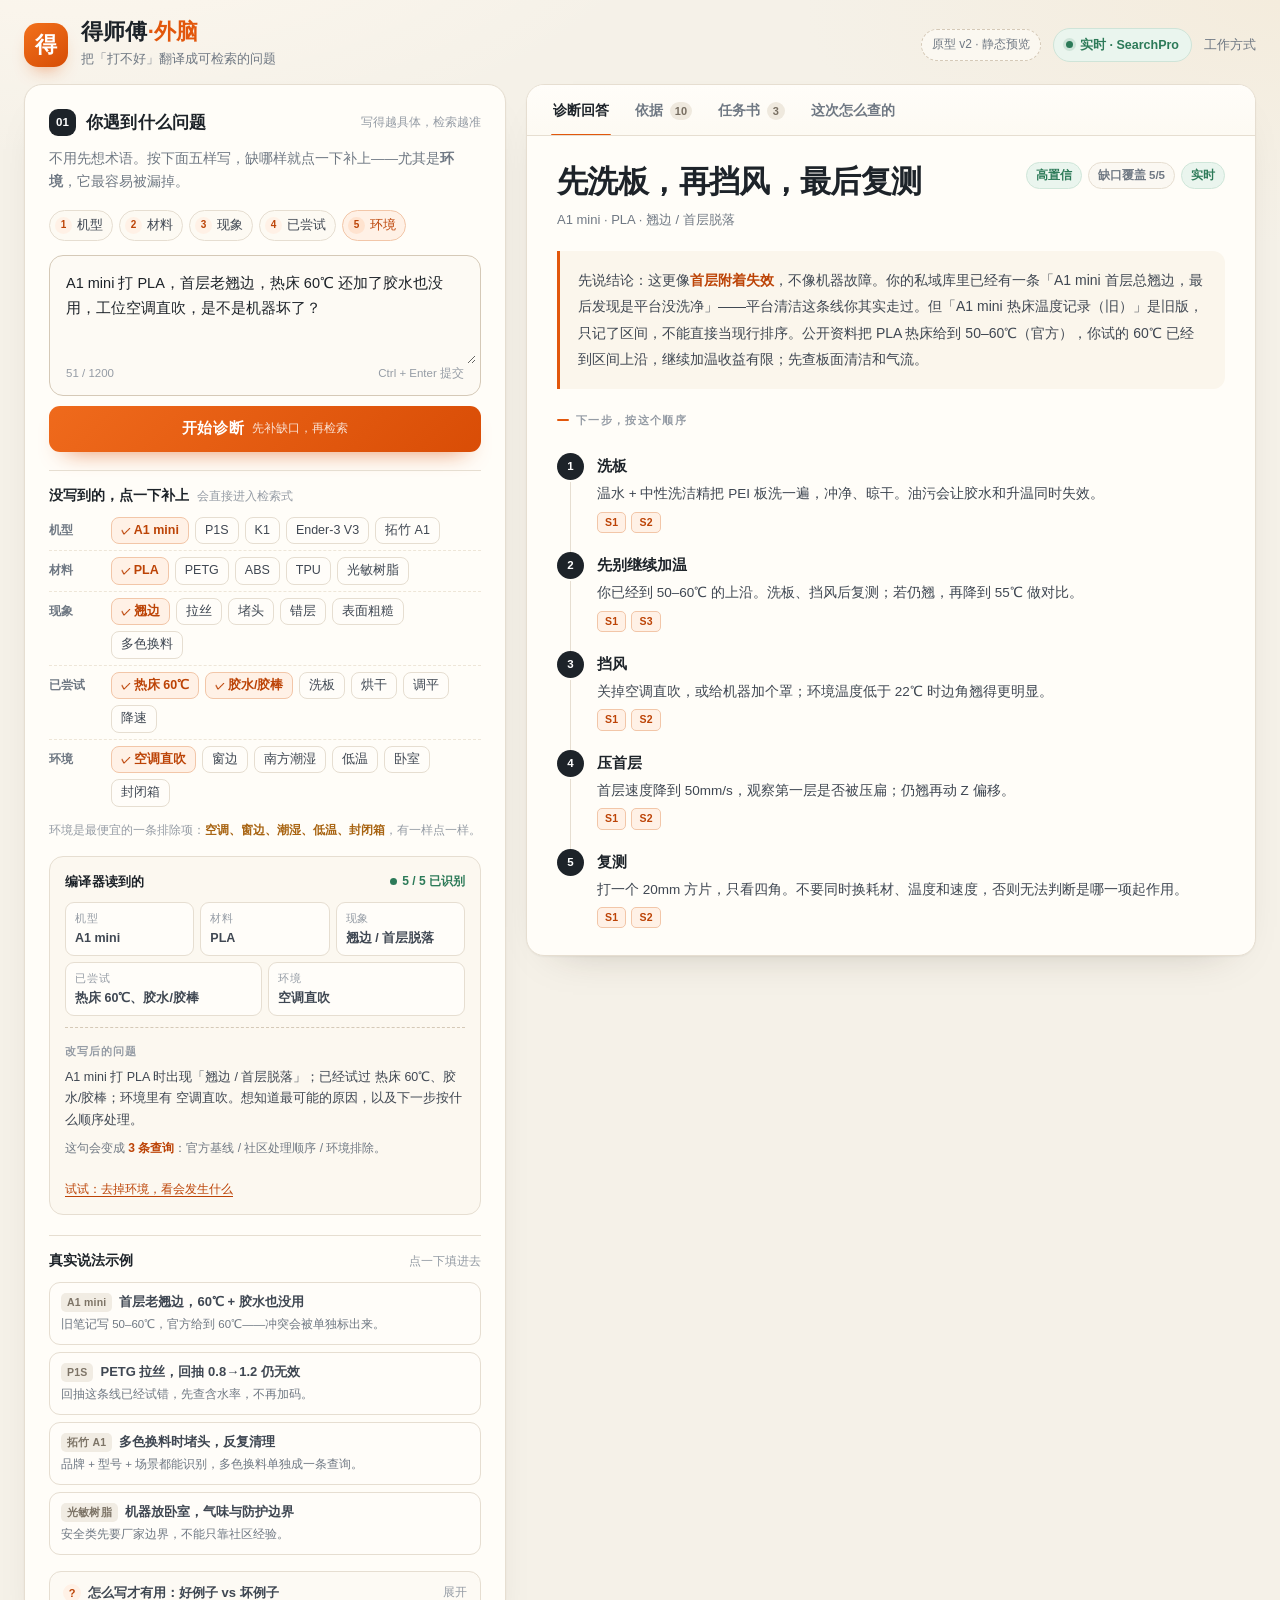
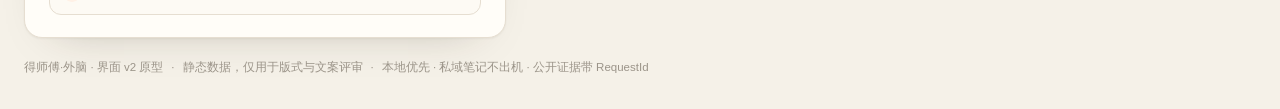
<file: docs/prototype-ui-v2.html>
<!doctype html>
<html lang="zh-CN">
<head>
<meta charset="utf-8">
<meta name="viewport" content="width=device-width, initial-scale=1">
<title>得师傅·外脑 · 界面 v2 原型</title>
<style>
  :root{
    --bg:#f5f1e8; --card:#fffdf8; --ink:#1d2329; --soft:#3f4752; --muted:#6f7883;
    --faint:#959ca5; --line:#e6ded1; --line-strong:#d5c9b7;
    --accent:#e2570c; --accent-deep:#bc4306; --accent-soft:#fff1e6; --accent-line:#f2c6a8;
    --green:#2c7a58; --green-soft:#eaf5ee; --blue:#2f6498; --blue-soft:#eaf1f8;
    --amber:#a86412; --amber-soft:#fdf3df; --red:#b3372f; --red-soft:#fbeceb;
    --shadow:0 1px 2px rgba(45,35,20,.05),0 18px 44px -32px rgba(45,35,20,.35);
    --radius:18px;
  }
  *{box-sizing:border-box}
  html{scroll-behavior:smooth}
  body{
    margin:0;min-width:340px;color:var(--ink);
    background:
      radial-gradient(1000px 480px at 6% -8%,#fff9f0 0%,rgba(255,249,240,0) 62%),
      radial-gradient(820px 420px at 100% 0%,#f4ecdd 0%,rgba(244,236,221,0) 58%),
      var(--bg);
    font-family:"Segoe UI","PingFang SC","Microsoft YaHei","Noto Sans CJK SC",sans-serif;
    font-size:15px;line-height:1.65;-webkit-font-smoothing:antialiased;
  }
  button,textarea,input{font:inherit}
  button{cursor:pointer}
  a{color:var(--accent-deep);text-decoration:none}
  .hidden{display:none!important}

  /* ---------------------------------------------------------------- top */
  .topbar{width:min(1480px,calc(100% - 48px));margin:0 auto;padding:20px 0 14px;display:flex;align-items:center;justify-content:space-between;gap:20px}
  .brand{display:flex;align-items:center;gap:13px}
  .logo{width:44px;height:44px;border-radius:14px;display:grid;place-items:center;background:linear-gradient(145deg,#f2711c,#d64c05);color:#fff;font-size:22px;font-weight:800;box-shadow:0 10px 20px -12px rgba(226,87,12,.9)}
  .brand h1{margin:0;font-size:22px;line-height:1.1;letter-spacing:.01em}
  .brand h1 span{color:var(--accent)}
  .brand p{margin:4px 0 0;color:var(--muted);font-size:13px}
  .top-actions{display:flex;align-items:center;gap:12px}
  .proto-pill{padding:5px 10px;border:1px dashed var(--line-strong);border-radius:999px;color:var(--muted);font-size:12px;background:rgba(255,253,248,.6)}
  .mode-badge{display:inline-flex;align-items:center;gap:7px;padding:6px 12px;border-radius:999px;border:1px solid #cfe4d8;background:var(--green-soft);color:var(--green);font-size:12.5px;font-weight:700;white-space:nowrap}
  .mode-badge::before{content:"";width:7px;height:7px;border-radius:50%;background:var(--green);box-shadow:0 0 0 3px rgba(44,122,88,.14)}
  .ghost{color:var(--muted);font-size:13px}

  /* --------------------------------------------------------------- shell */
  .layout{width:min(1480px,calc(100% - 48px));margin:0 auto;display:grid;grid-template-columns:482px minmax(0,1fr);gap:20px;align-items:start}
  .panel{background:var(--card);border:1px solid var(--line);border-radius:var(--radius);box-shadow:var(--shadow)}
  .left{padding:24px 24px 22px}
  .panel-head{display:flex;align-items:center;gap:10px}
  .step{display:inline-grid;place-items:center;width:27px;height:27px;border-radius:9px;background:var(--ink);color:#fff;font-size:11.5px;font-weight:800;flex:0 0 auto}
  .panel-head h2{margin:0;font-size:17px;letter-spacing:.01em}
  .head-note{margin-left:auto;color:var(--faint);font-size:12px}
  .lede{margin:10px 0 16px;color:var(--muted);font-size:13.5px;line-height:1.75}

  /* ------------------------------------------------------------- template */
  .template{display:flex;flex-wrap:wrap;gap:6px;margin-bottom:14px}
  .tpl{display:inline-flex;align-items:center;gap:5px;padding:4px 9px 4px 5px;border:1px solid var(--line);border-radius:999px;background:#fdfaf3;color:var(--soft);font-size:12.5px}
  .tpl b{display:inline-grid;place-items:center;width:17px;height:17px;border-radius:50%;background:var(--accent-soft);color:var(--accent-deep);font-size:10px;font-weight:800}
  .tpl.hot{border-color:var(--accent-line);background:var(--accent-soft);color:var(--accent-deep)}
  .tpl.hot b{background:#ffe3cf}
  .tpl.miss{border-style:dashed;color:var(--faint);background:transparent}
  .tpl.miss b{background:#f1ece2;color:var(--faint)}

  /* ------------------------------------------------------------- composer */
  .composer{border:1px solid var(--line-strong);border-radius:14px;background:#fdfaf4;padding:4px;transition:border-color .15s,box-shadow .15s}
  .composer:focus-within{border-color:var(--accent-line);box-shadow:0 0 0 3px rgba(226,87,12,.08)}
  #question{display:block;width:100%;min-height:104px;resize:vertical;border:0;outline:0;padding:11px 12px 2px;background:transparent;color:var(--ink);font-size:14.5px;line-height:1.75}
  .composer-meta{display:flex;justify-content:space-between;gap:10px;padding:0 12px 8px;color:var(--faint);font-size:11.5px}
  .primary-btn{width:100%;height:46px;border:0;border-radius:11px;background:linear-gradient(135deg,#ef6a1c,#d94d06);color:#fff;font-size:14.5px;font-weight:800;letter-spacing:.04em;display:flex;align-items:center;justify-content:center;gap:8px;box-shadow:0 12px 24px -16px rgba(217,77,6,.95);transition:transform .12s,filter .12s}
  .primary-btn:hover{filter:brightness(1.04);transform:translateY(-1px)}
  .primary-btn small{font-size:12px;font-weight:500;opacity:.82;letter-spacing:0}

  .toast{position:fixed;left:50%;bottom:30px;transform:translate(-50%,12px);max-width:min(520px,calc(100% - 32px));padding:10px 16px;border-radius:10px;background:#1d2329;color:#fff;font-size:13px;line-height:1.55;box-shadow:0 16px 30px -18px rgba(0,0,0,.55);opacity:0;pointer-events:none;transition:opacity .18s,transform .18s;z-index:9}
  .toast.show{opacity:1;transform:translate(-50%,0)}

  /* ------------------------------------------------------------- quickfill */
  .quick{margin-top:18px;border-top:1px solid var(--line);padding-top:14px}
  .quick-head{display:flex;align-items:baseline;gap:8px;margin-bottom:4px}
  .quick-head strong{font-size:13.5px}
  .quick-head span{font-size:12px;color:var(--faint)}
  .qrow{display:flex;gap:10px;align-items:flex-start;padding:6px 0}
  .qrow + .qrow{border-top:1px dashed #eee6d8}
  .qlabel{flex:0 0 52px;padding-top:4px;color:var(--muted);font-size:12px;font-weight:700;letter-spacing:.02em}
  .chips{display:flex;flex-wrap:wrap;gap:6px;min-width:0}
  .chip{padding:4px 9px;border:1px solid var(--line);border-radius:8px;background:#fffdf9;color:var(--soft);font-size:12.5px;line-height:1.4;transition:all .12s}
  .chip:hover{border-color:var(--accent-line);background:var(--accent-soft)}
  .chip.is-on{border-color:var(--accent-line);background:var(--accent-soft);color:var(--accent-deep);font-weight:700}
  .chip.is-on::before{content:"✓ ";font-size:10px;font-weight:800}
  .quick-tip{margin:8px 0 0;color:var(--faint);font-size:12px;line-height:1.6}
  .quick-tip b{color:var(--amber)}

  /* -------------------------------------------------------------- preview */
  .preview{margin-top:16px;padding:14px 15px;border:1px solid var(--line);border-radius:14px;background:#fcf8f0}
  .pv-head{display:flex;align-items:center;gap:8px;margin-bottom:10px}
  .pv-head strong{font-size:13px;letter-spacing:.02em}
  .pv-status{margin-left:auto;display:inline-flex;align-items:center;gap:5px;font-size:12px;font-weight:800;color:var(--green)}
  .pv-status::before{content:"";width:7px;height:7px;border-radius:50%;background:var(--green)}
  .pv-status.warn{color:var(--amber)}
  .pv-status.warn::before{background:var(--amber)}
  .pv-grid{display:flex;flex-wrap:wrap;gap:6px}
  .pv-chip{flex:1 1 108px;padding:7px 9px;border:1px solid var(--line);border-radius:9px;background:#fffdf9;min-width:0}
  .pv-chip .k{display:block;color:var(--faint);font-size:10.5px;letter-spacing:.08em}
  .pv-chip .v{display:block;font-size:12.5px;font-weight:700;color:var(--soft);overflow-wrap:anywhere}
  .pv-chip.empty{border-style:dashed;background:#fbf7ef}
  .pv-chip.empty .v{color:var(--faint);font-weight:500}
  .pv-rewrite{margin-top:11px;padding-top:10px;border-top:1px dashed var(--line-strong)}
  .pv-rewrite .k{color:var(--faint);font-size:10.5px;letter-spacing:.1em;font-weight:800}
  .pv-rewrite p{margin:4px 0 0;color:var(--soft);font-size:12.5px;line-height:1.7}
  .pv-next{margin-top:8px;color:var(--muted);font-size:12px}
  .pv-next b{color:var(--accent-deep)}
  .demo-link{margin-top:9px;border:0;background:none;padding:0;color:var(--accent-deep);font-size:12px;text-decoration:underline;text-underline-offset:3px}

  /* ------------------------------------------------------------- examples */
  .examples{margin-top:20px;border-top:1px solid var(--line);padding-top:14px}
  .eyebrow{display:flex;align-items:baseline;justify-content:space-between;gap:10px;margin-bottom:9px}
  .eyebrow strong{font-size:13.5px}
  .eyebrow span{color:var(--faint);font-size:12px}
  .case{display:block;width:100%;text-align:left;padding:10px 11px;border:1px solid var(--line);border-radius:11px;background:#fffdf9;color:var(--soft);transition:all .14s}
  .case + .case{margin-top:7px}
  .case:hover{border-color:var(--accent-line);background:var(--accent-soft)}
  .case-top{display:flex;align-items:center;gap:7px}
  .case-tag{padding:1px 6px;border-radius:5px;background:#f1ece3;color:#7d7467;font-size:10.5px;font-weight:800;letter-spacing:.02em;flex:0 0 auto}
  .case-title{font-size:13px;line-height:1.45;font-weight:600}
  .case-why{margin:4px 0 0;color:var(--muted);font-size:11.5px;line-height:1.55}

  /* ---------------------------------------------------------------- howto */
  .howto{margin-top:16px;border:1px solid var(--line);border-radius:12px;background:#fdfaf4;overflow:hidden}
  .howto summary{list-style:none;cursor:pointer;padding:10px 13px;font-size:13px;font-weight:700;color:var(--soft);display:flex;align-items:center;gap:7px}
  .howto summary::-webkit-details-marker{display:none}
  .howto summary::before{content:"?";display:inline-grid;place-items:center;width:18px;height:18px;border-radius:50%;background:var(--accent-soft);color:var(--accent-deep);font-size:11px;font-weight:800}
  .howto summary::after{content:"展开";margin-left:auto;color:var(--faint);font-size:11.5px;font-weight:500}
  .howto[open] summary::after{content:"收起"}
  .howto-body{padding:0 13px 13px;border-top:1px dashed var(--line)}
  .cmp{display:grid;grid-template-columns:1fr 1fr;gap:8px;margin-top:10px}
  .cmp-card{padding:9px 10px;border-radius:9px;font-size:12px;line-height:1.65}
  .cmp-card.bad{background:var(--red-soft);border:1px solid #efcbc7;color:#7c3a33}
  .cmp-card.good{background:var(--green-soft);border:1px solid #cfe6d9;color:#275f45}
  .cmp-card b{display:block;font-size:10.5px;letter-spacing:.1em;margin-bottom:3px;opacity:.8}
  .howto ul{margin:10px 0 0;padding-left:18px;color:var(--muted);font-size:12px;line-height:1.75}

  /* ---------------------------------------------------------------- right */
  .right{min-height:0;overflow:hidden;position:sticky;top:14px;max-height:calc(100vh - 28px);display:flex;flex-direction:column}
  .tabs{display:flex;gap:2px;padding:0 14px;border-bottom:1px solid var(--line);background:linear-gradient(180deg,#fffdf9,#fdfaf3);overflow-x:auto;scrollbar-width:none;flex:0 0 auto}
  .tabs::-webkit-scrollbar{display:none}
  .tab{position:relative;border:0;background:transparent;color:var(--muted);padding:15px 12px 13px;font-size:13.5px;font-weight:700;white-space:nowrap}
  .tab::after{content:"";position:absolute;left:10px;right:10px;bottom:-1px;height:2px;border-radius:2px;background:transparent}
  .tab:hover{color:var(--soft)}
  .tab.active{color:var(--ink)}
  .tab.active::after{background:var(--accent)}
  .tab-count{display:inline-block;min-width:18px;padding:0 5px;margin-left:3px;border-radius:999px;background:#efe9de;color:#786f62;font-size:11px;line-height:18px;text-align:center}
  .tab.active .tab-count{background:var(--accent-soft);color:var(--accent-deep)}
  .pane{padding:26px 30px 30px;animation:fade .18s ease-out;flex:1 1 auto;min-height:0;overflow-y:auto}
  @keyframes fade{from{opacity:0;transform:translateY(2px)}to{opacity:1;transform:none}}
  .pane-inner{max-width:860px}

  /* --------------------------------------------------------------- answer */
  .answer-head{display:flex;gap:18px;align-items:flex-start;justify-content:space-between}
  .answer-head h2{margin:0;font-size:31px;line-height:1.3;letter-spacing:-.02em}
  .answer-sub{margin:7px 0 0;color:var(--muted);font-size:13px}
  .badges{display:flex;gap:6px;flex-wrap:wrap;justify-content:flex-end}
  .badge{display:inline-flex;align-items:center;padding:3px 9px;border-radius:999px;border:1px solid var(--line);background:#fbf8f2;color:var(--muted);font-size:11.5px;font-weight:700;white-space:nowrap}
  .badge.high{background:var(--green-soft);border-color:#cfe6d9;color:var(--green)}
  .badge.live{background:var(--green-soft);border-color:#cfe6d9;color:var(--green)}
  .summary{margin:20px 0 0;padding:16px 18px;border-left:3px solid var(--accent);border-radius:0 12px 12px 0;background:#fbf6ec;color:var(--soft);font-size:14px;line-height:1.9}
  .summary b{color:var(--accent-deep)}

  .steps{margin:24px 0 0;display:grid}
  .step-row{position:relative;display:flex;gap:13px;padding-bottom:19px}
  .step-row:last-child{padding-bottom:0}
  .step-row::before{content:"";position:absolute;left:13px;top:29px;bottom:0;width:1px;background:var(--line)}
  .step-row:last-child::before{display:none}
  .step-num{flex:0 0 auto;width:27px;height:27px;border-radius:50%;display:grid;place-items:center;background:var(--ink);color:#fff;font-size:11.5px;font-weight:800;z-index:1}
  .step-body{min-width:0;flex:1;padding-top:2px}
  .step-title{font-size:14.5px;font-weight:800}
  .step-text{margin:3px 0 0;color:var(--soft);font-size:13.5px;line-height:1.75}
  .sids{margin-top:6px;display:flex;gap:5px;flex-wrap:wrap}
  .cite{border:1px solid var(--accent-line);border-radius:5px;background:var(--accent-soft);color:var(--accent-deep);padding:1px 7px;font-size:10.5px;font-weight:800;letter-spacing:.03em}
  .cite:hover{background:#ffe2cc}

  .block{margin-top:24px}
  .block-title{display:flex;align-items:center;gap:7px;font-size:11px;font-weight:800;letter-spacing:.12em;color:var(--faint);text-transform:uppercase;margin-bottom:9px}
  .block-title::before{content:"";width:12px;height:2px;background:var(--accent);border-radius:2px}
  .conflict{padding:12px 14px;border:1px solid #ecd3a8;border-left:3px solid #d99a2b;border-radius:3px 11px 11px 3px;background:#fffaf0;color:#6f4a12;font-size:13px;line-height:1.75}
  .followup{padding:14px 15px;border:1px solid #c9dced;border-radius:11px;background:#f6fafd}
  .followup .q{margin:0;font-size:13.5px;color:#234a6d;line-height:1.7}
  .followup .why{margin:5px 0 0;font-size:12px;color:#67839c}
  .answer-foot{margin-top:26px;padding-top:12px;border-top:1px dashed var(--line);display:flex;flex-wrap:wrap;gap:13px;color:var(--faint);font-size:11.5px}

  /* -------------------------------------------------------------- evidence */
  .ev-head{display:flex;align-items:baseline;justify-content:space-between;gap:12px;margin-bottom:13px}
  .ev-head h2{margin:0;font-size:18px}
  .ev-head span{color:var(--muted);font-size:12px}
  .ev-card{padding:13px 15px;border:1px solid var(--line);border-radius:12px;background:#fffdf9}
  .ev-card + .ev-card{margin-top:9px}
  .ev-top{display:flex;gap:8px;align-items:flex-start}
  .rank{flex:0 0 auto;display:inline-grid;place-items:center;min-width:31px;height:22px;padding:0 6px;border-radius:6px;background:var(--ink);color:#fff;font-size:10.5px;font-weight:800}
  .ev-title{font-size:13.5px;font-weight:700;line-height:1.5;min-width:0}
  .ev-title a{color:var(--ink)}
  .ev-meta{display:flex;flex-wrap:wrap;gap:5px 10px;margin-top:6px;color:var(--faint);font-size:11.5px}
  .tier{padding:1px 6px;border-radius:4px;font-size:10.5px;font-weight:800}
  .tier.official{background:var(--green-soft);color:var(--green)}
  .tier.community{background:var(--blue-soft);color:var(--blue)}
  .tier.general{background:#f1eee8;color:var(--muted)}
  .ev-passage{margin:8px 0 0;color:var(--soft);font-size:13px;line-height:1.75}
  .ev-foot{margin-top:8px;display:flex;flex-wrap:wrap;gap:5px}
  .mini{padding:1px 6px;border-radius:4px;background:#f4f0e8;color:#7a7368;font-size:10.5px}

  /* ------------------------------------------------------------------ plan */
  .plan-hero{padding:15px 16px;border:1px solid var(--line);border-radius:12px;background:#fbf8f2}
  .plan-hero .k{color:var(--faint);font-size:10.5px;letter-spacing:.1em;font-weight:800}
  .plan-hero p{margin:5px 0 0;font-size:13.5px;line-height:1.75;color:var(--soft)}
  .plan-hero .strategy{margin-top:10px;padding-top:9px;border-top:1px dashed var(--line-strong);color:var(--muted);font-size:12.5px}
  .gaps{display:grid;gap:7px}
  .gap{padding:9px 11px;border:1px solid var(--line);border-left:3px solid var(--line-strong);border-radius:3px 9px 9px 3px;background:#fffdf9}
  .gap.covered{border-left-color:var(--green)}
  .gap.partial{border-left-color:var(--amber)}
  .gap.need{border-left-color:var(--blue);background:#f8fbfe}
  .gap-top{display:flex;align-items:center;gap:8px}
  .gid{color:var(--faint);font-size:10.5px;font-weight:800;letter-spacing:.06em}
  .gap-q{color:var(--soft);font-size:12.5px;line-height:1.55;flex:1;min-width:0}
  .status{flex:0 0 auto;padding:2px 7px;border-radius:999px;font-size:10.5px;font-weight:800;white-space:nowrap}
  .status.covered{background:var(--green-soft);color:var(--green)}
  .status.partial{background:var(--amber-soft);color:var(--amber)}
  .status.need{background:var(--blue-soft);color:var(--blue)}
  .gap-why{margin:3px 0 0;color:var(--muted);font-size:11.5px;line-height:1.55}
  .query-card{padding:12px 14px;border:1px solid var(--line);border-radius:11px;background:#fffdf9}
  .query-card + .query-card{margin-top:8px}
  .query-top{display:flex;align-items:center;gap:7px}
  .qid{padding:1px 6px;border-radius:5px;background:var(--ink);color:#fff;font-size:10px;font-weight:800}
  .query-purpose{color:var(--muted);font-size:12px}
  .query-text{margin:7px 0 0;font-family:ui-monospace,"Cascadia Mono",Consolas,monospace;font-size:12px;line-height:1.65;color:#333b45;overflow-wrap:anywhere}
  .params{margin-top:7px;display:flex;flex-wrap:wrap;gap:5px}
  .param{padding:2px 6px;border:1px solid var(--line);border-radius:5px;background:#f8f5ef;color:#6e675d;font-family:ui-monospace,Consolas,monospace;font-size:10px}
  .param b{color:var(--accent-deep)}

  /* ----------------------------------------------------------------- trace */
  .trace-note{padding:10px 13px;border:1px dashed var(--line-strong);border-radius:10px;background:#fcfaf5;color:var(--muted);font-size:12px;line-height:1.65;margin-bottom:16px}
  .metrics{display:grid;grid-template-columns:repeat(4,minmax(0,1fr));gap:8px;margin-bottom:18px}
  .metric{padding:11px 12px;border:1px solid var(--line);border-radius:10px;background:#fbf8f2}
  .metric .num{display:block;font-size:21px;font-weight:800;letter-spacing:-.02em}
  .metric .lbl{display:block;color:var(--faint);font-size:11px;margin-top:1px}
  .timeline{display:grid}
  .stage{display:flex;gap:10px;padding-bottom:11px;position:relative}
  .stage::before{content:"";position:absolute;left:7px;top:17px;bottom:0;width:1px;background:var(--line)}
  .stage:last-child::before{display:none}
  .stage-dot{flex:0 0 auto;width:15px;height:15px;margin-top:3px;border-radius:50%;border:3px solid var(--accent-soft);background:var(--accent);z-index:1}
  .stage-body{flex:1;min-width:0}
  .stage-name{font-size:12.5px;font-weight:700}
  .stage-detail{color:var(--muted);font-size:12px}
  .stage-ms{flex:0 0 auto;color:var(--faint);font-family:ui-monospace,Consolas,monospace;font-size:11px}
  .trace-table{margin-top:8px;border:1px solid var(--line);border-radius:10px;overflow:hidden}
  .tr{display:grid;grid-template-columns:38px minmax(0,1fr) 56px 62px 86px;gap:8px;padding:8px 10px;font-size:11.5px;align-items:start}
  .tr + .tr{border-top:1px solid var(--line)}
  .tr.head{background:#f7f3eb;color:var(--faint);font-size:10px;font-weight:800;letter-spacing:.06em}
  .tr .mono{font-family:ui-monospace,Consolas,monospace;color:var(--muted);overflow-wrap:anywhere}
  .tr .q{color:var(--soft);line-height:1.5;overflow-wrap:anywhere}

  /* ---------------------------------------------------------------- footer */
  .footer{width:min(1480px,calc(100% - 48px));margin:20px auto 32px;display:flex;flex-wrap:wrap;gap:8px;color:#9b9489;font-size:11.5px}

  @media (max-width:1180px){
    .layout{grid-template-columns:1fr}
    .right{position:static;min-height:0;max-height:none}
    .pane{overflow:visible}
    .pane-inner{max-width:none}
  }
  @media (max-width:700px){
    .topbar,.layout,.footer{width:calc(100% - 24px)}
    .left{padding:18px 16px}
    .pane{padding:18px 16px 24px}
    .answer-head{display:block}
    .badges{justify-content:flex-start;margin-top:9px}
    .answer-head h2{font-size:24px}
    .metrics{grid-template-columns:1fr 1fr}
    .cmp{grid-template-columns:1fr}
    .proto-pill{display:none}
  }
</style>
</head>
<body>

<header class="topbar">
  <div class="brand">
    <div class="logo" aria-hidden="true">得</div>
    <div>
      <h1>得师傅<span>·外脑</span></h1>
      <p>把「打不好」翻译成可检索的问题</p>
    </div>
  </div>
  <div class="top-actions">
    <span class="proto-pill">原型 v2 · 静态预览</span>
    <span class="mode-badge">实时 · SearchPro</span>
    <a class="ghost" href="#">工作方式</a>
  </div>
</header>

<main class="layout">
  <!-- ============================================================ left -->
  <section class="left panel">
    <div class="panel-head">
      <span class="step">01</span>
      <h2>你遇到什么问题</h2>
      <span class="head-note">写得越具体，检索越准</span>
    </div>
    <p class="lede">不用先想术语。按下面五样写，缺哪样就点一下补上——尤其是<strong>环境</strong>，它最容易被漏掉。</p>

    <div class="template" aria-label="五要素">
      <span class="tpl" data-tpl="model"><b>1</b>机型</span>
      <span class="tpl" data-tpl="material"><b>2</b>材料</span>
      <span class="tpl" data-tpl="symptom"><b>3</b>现象</span>
      <span class="tpl" data-tpl="tried"><b>4</b>已尝试</span>
      <span class="tpl hot" data-tpl="env"><b>5</b>环境</span>
    </div>

    <div class="composer">
      <textarea id="question" spellcheck="false">A1 mini 打 PLA，首层老翘边，热床 60℃ 还加了胶水也没用，工位空调直吹，是不是机器坏了？</textarea>
      <div class="composer-meta">
        <span id="count">0 / 1200</span>
        <span>Ctrl + Enter 提交</span>
      </div>
    </div>

    <button class="primary-btn" id="askBtn" type="button" style="margin-top:10px">开始诊断 <small>先补缺口，再检索</small></button>

    <div class="quick" aria-label="快速补充槽位">
      <div class="quick-head">
        <strong>没写到的，点一下补上</strong>
        <span>会直接进入检索式</span>
      </div>

      <div class="qrow">
        <div class="qlabel">机型</div>
        <div class="chips">
          <button class="chip is-on" data-group="model" data-value="A1 mini">A1 mini</button>
          <button class="chip" data-group="model" data-value="P1S">P1S</button>
          <button class="chip" data-group="model" data-value="K1">K1</button>
          <button class="chip" data-group="model" data-value="Ender-3 V3">Ender-3 V3</button>
          <button class="chip" data-group="model" data-value="拓竹 A1">拓竹 A1</button>
        </div>
      </div>

      <div class="qrow">
        <div class="qlabel">材料</div>
        <div class="chips">
          <button class="chip is-on" data-group="material" data-value="PLA">PLA</button>
          <button class="chip" data-group="material" data-value="PETG">PETG</button>
          <button class="chip" data-group="material" data-value="ABS">ABS</button>
          <button class="chip" data-group="material" data-value="TPU">TPU</button>
          <button class="chip" data-group="material" data-value="光敏树脂">光敏树脂</button>
        </div>
      </div>

      <div class="qrow">
        <div class="qlabel">现象</div>
        <div class="chips">
          <button class="chip is-on" data-group="symptom" data-value="翘边 / 首层脱落">翘边</button>
          <button class="chip" data-group="symptom" data-value="拉丝 / 渗料">拉丝</button>
          <button class="chip" data-group="symptom" data-value="堵头 / 挤出不足">堵头</button>
          <button class="chip" data-group="symptom" data-value="错层 / 位移">错层</button>
          <button class="chip" data-group="symptom" data-value="表面粗糙 / 气泡">表面粗糙</button>
          <button class="chip" data-group="symptom" data-value="多色 / AMS 换料异常">多色换料</button>
        </div>
      </div>

      <div class="qrow">
        <div class="qlabel">已尝试</div>
        <div class="chips">
          <button class="chip is-on" data-group="tried" data-value="热床 60℃">热床 60℃</button>
          <button class="chip is-on" data-group="tried" data-value="胶水/胶棒">胶水/胶棒</button>
          <button class="chip" data-group="tried" data-value="洗板">洗板</button>
          <button class="chip" data-group="tried" data-value="烘干">烘干</button>
          <button class="chip" data-group="tried" data-value="调平 / Z 偏移">调平</button>
          <button class="chip" data-group="tried" data-value="降速">降速</button>
        </div>
      </div>

      <div class="qrow">
        <div class="qlabel">环境</div>
        <div class="chips">
          <button class="chip is-on" data-group="env" data-value="空调直吹">空调直吹</button>
          <button class="chip" data-group="env" data-value="窗边 / 有风">窗边</button>
          <button class="chip" data-group="env" data-value="南方 / 沿海潮湿">南方潮湿</button>
          <button class="chip" data-group="env" data-value="低温（<22℃）">低温</button>
          <button class="chip" data-group="env" data-value="卧室 / 居住空间">卧室</button>
          <button class="chip" data-group="env" data-value="封闭箱 / 加罩">封闭箱</button>
        </div>
      </div>

      <p class="quick-tip">环境是最便宜的一条排除项：<b>空调、窗边、潮湿、低温、封闭箱</b>，有一样点一样。</p>
    </div>

    <div class="preview" id="preview">
      <div class="pv-head">
        <strong>编译器读到的</strong>
        <span class="pv-status" id="pvStatus">5 / 5 已识别</span>
      </div>
      <div class="pv-grid" id="pvGrid">
        <div class="pv-chip"><span class="k">机型</span><span class="v">A1 mini</span></div>
        <div class="pv-chip"><span class="k">材料</span><span class="v">PLA</span></div>
        <div class="pv-chip"><span class="k">现象</span><span class="v">翘边 / 首层脱落</span></div>
        <div class="pv-chip"><span class="k">已尝试</span><span class="v">热床 60℃、胶水/胶棒</span></div>
        <div class="pv-chip"><span class="k">环境</span><span class="v">空调直吹</span></div>
      </div>
      <div class="pv-rewrite">
        <span class="k">改写后的问题</span>
        <p id="pvRewrite">A1 mini 打 PLA 时出现「翘边 / 首层脱落」；已经试过 热床 60℃、胶水/胶棒；环境里有 空调直吹。想知道最可能的原因，以及下一步按什么顺序处理。</p>
      </div>
      <p class="pv-next" id="pvNext">这句会变成 <b>3 条查询</b>：官方基线 / 社区处理顺序 / 环境排除。</p>
      <button class="demo-link" id="demoToggle" type="button">试试：去掉环境，看会发生什么</button>
    </div>

    <div class="examples">
      <div class="eyebrow"><strong>真实说法示例</strong><span>点一下填进去</span></div>

      <button class="case" type="button" data-q="A1 mini 打 PLA，首层老翘边，热床 60℃ 还加了胶水也没用，工位空调直吹，是不是机器坏了？">
        <div class="case-top"><span class="case-tag">A1 mini</span><span class="case-title">首层老翘边，60℃ + 胶水也没用</span></div>
        <p class="case-why">旧笔记写 50–60℃，官方给到 60℃——冲突会被单独标出来。</p>
      </button>

      <button class="case" type="button" data-q="P1S 打 PETG，拉丝很重，回抽从 0.8 调到 1.2 还是没用，是不是耗材受潮了？">
        <div class="case-top"><span class="case-tag">P1S</span><span class="case-title">PETG 拉丝，回抽 0.8→1.2 仍无效</span></div>
        <p class="case-why">回抽这条线已经试错，先查含水率，不再加码。</p>
      </button>

      <button class="case" type="button" data-q="拓竹 A1 打印多色时，喷头时常会堵料，让其他颜色耗材无法进入，需要我频繁清理，请问如何改善？我人在浙江，耗材 PLA。">
        <div class="case-top"><span class="case-tag">拓竹 A1</span><span class="case-title">多色换料时堵头，反复清理</span></div>
        <p class="case-why">品牌 + 型号 + 场景都能识别，多色换料单独成一条查询。</p>
      </button>

      <button class="case" type="button" data-q="光敏树脂打印机放在卧室，气味很大，需要哪些防护？">
        <div class="case-top"><span class="case-tag">光敏树脂</span><span class="case-title">机器放卧室，气味与防护边界</span></div>
        <p class="case-why">安全类先要厂家边界，不能只靠社区经验。</p>
      </button>
    </div>

    <details class="howto">
      <summary>怎么写才有用：好例子 vs 坏例子</summary>
      <div class="howto-body">
        <div class="cmp">
          <div class="cmp-card bad"><b>坏例子</b>“我的打印机打不好，怎么办？”<br>缺 4 项，只能泛搜。</div>
          <div class="cmp-card good"><b>好例子</b>“拓竹 A1 打 PLA，换色时喷头堵料，清理后能打但反复；机器在窗边，南方潮湿。”</div>
        </div>
        <ul>
          <li><b>先写现象，再写猜测。</b>“是不是固件坏了”可以写，但要让它明显是猜测。</li>
          <li><b>已尝试要带数值。</b>“调过温度”没用，“热床 60℃ 还是翘”才有用。</li>
          <li><b>环境别省。</b>空调、窗边、地区、房间，至少写一个。</li>
          <li><b>一次只问一个问题。</b>把“堵头 + 拉丝 + 该买哪台”拆开问。</li>
        </ul>
      </div>
    </details>
  </section>

  <!-- =========================================================== right -->
  <section class="right panel">
    <div class="tabs" role="tablist">
      <button class="tab active" data-tab="answer">诊断回答</button>
      <button class="tab" data-tab="evidence">依据 <span class="tab-count">10</span></button>
      <button class="tab" data-tab="plan">任务书 <span class="tab-count">3</span></button>
      <button class="tab" data-tab="trace">这次怎么查的</button>
    </div>

    <!-- answer -->
    <div class="pane" id="pane-answer">
      <div class="pane-inner">
        <div class="answer-head">
          <div>
            <h2>先洗板，再挡风，最后复测</h2>
            <p class="answer-sub">A1 mini · PLA · 翘边 / 首层脱落</p>
          </div>
          <div class="badges">
            <span class="badge high">高置信</span>
            <span class="badge">缺口覆盖 5/5</span>
            <span class="badge live">实时</span>
          </div>
        </div>

        <p class="summary">先说结论：这更像<b>首层附着失效</b>，不像机器故障。你的私域库里已经有一条「A1 mini 首层总翘边，最后发现是平台没洗净」——平台清洁这条线你其实走过。但「A1 mini 热床温度记录（旧）」是旧版，只记了区间，不能直接当现行排序。公开资料把 PLA 热床给到 50–60℃（官方），你试的 60℃ 已经到区间上沿，继续加温收益有限；先查板面清洁和气流。</p>

        <div class="block" style="margin-top:22px">
          <div class="block-title">下一步，按这个顺序</div>
          <div class="steps">
            <div class="step-row">
              <div class="step-num">1</div>
              <div class="step-body">
                <div class="step-title">洗板</div>
                <p class="step-text">温水 + 中性洗洁精把 PEI 板洗一遍，冲净、晾干。油污会让胶水和升温同时失效。</p>
                <div class="sids"><button class="cite">S1</button><button class="cite">S2</button></div>
              </div>
            </div>
            <div class="step-row">
              <div class="step-num">2</div>
              <div class="step-body">
                <div class="step-title">先别继续加温</div>
                <p class="step-text">你已经到 50–60℃ 的上沿。洗板、挡风后复测；若仍翘，再降到 55℃ 做对比。</p>
                <div class="sids"><button class="cite">S1</button><button class="cite">S3</button></div>
              </div>
            </div>
            <div class="step-row">
              <div class="step-num">3</div>
              <div class="step-body">
                <div class="step-title">挡风</div>
                <p class="step-text">关掉空调直吹，或给机器加个罩；环境温度低于 22℃ 时边角翘得更明显。</p>
                <div class="sids"><button class="cite">S1</button><button class="cite">S2</button></div>
              </div>
            </div>
            <div class="step-row">
              <div class="step-num">4</div>
              <div class="step-body">
                <div class="step-title">压首层</div>
                <p class="step-text">首层速度降到 50mm/s，观察第一层是否被压扁；仍翘再动 Z 偏移。</p>
                <div class="sids"><button class="cite">S1</button><button class="cite">S2</button></div>
              </div>
            </div>
            <div class="step-row">
              <div class="step-num">5</div>
              <div class="step-body">
                <div class="step-title">复测</div>
                <p class="step-text">打一个 20mm 方片，只看四角。不要同时换耗材、温度和速度，否则无法判断是哪一项起作用。</p>
                <div class="sids"><button class="cite">S1</button><button class="cite">S2</button></div>
              </div>
            </div>
          </div>
        </div>

        <div class="block">
          <div class="block-title">需要你知道的分歧</div>
          <div class="conflict">热床温度说法不一致：官方 60℃；官方 50℃；其他来源 60℃；其他来源 50–60℃。建议先采用 60℃ 这一侧，并记录复测结果。<span style="margin-left:6px"><button class="cite">S6</button></span></div>
        </div>

        <div class="block">
          <div class="block-title">还需要你确认</div>
          <div class="followup">
            <p class="q">你的 PEI 板是纹理板还是光滑板？打印时空调是否直吹？这两个信息会改变下一步。</p>
            <p class="why">补上这条信息，下一轮检索才能收敛；现在给的是保守结论。</p>
          </div>
        </div>

        <div class="answer-foot">
          <span>run 20261110-153012-9f2c</span><span>耗时 4.2s</span><span>证据 10 条</span><span>调用 3 次</span><span>冲突 1 处</span>
        </div>
      </div>
    </div>

    <!-- evidence -->
    <div class="pane hidden" id="pane-evidence">
      <div class="pane-inner">
        <div class="ev-head"><h2>公开依据</h2><span>10 条 · 按权威度 / 新鲜度 / 相关度排序</span></div>

        <article class="ev-card">
          <div class="ev-top"><span class="rank">S1</span><span class="ev-title"><a href="#">A1 mini 首层附着与热床温度（官方 Wiki）</a></span></div>
          <div class="ev-meta"><span class="tier official">官方</span><span>wiki.bambulab.com</span><span>2026-08-14</span><span>相关度 92%</span><span>新鲜度 88%</span></div>
          <p class="ev-passage">PLA 首层推荐热床 50–60℃，PEI 板需保持清洁；油污和气流是首层翘边的常见原因。若边角翘起，先清洁板面并避免直吹。</p>
          <div class="ev-foot"><span class="mini">Q1</span><span class="mini">G1</span><span class="mini">G3</span></div>
        </article>

        <article class="ev-card">
          <div class="ev-top"><span class="rank">S2</span><span class="ev-title"><a href="#">首层翘边排查顺序：清洁 → 温度 → 气流 → Z 偏移</a></span></div>
          <div class="ev-meta"><span class="tier community">社区</span><span>makerworld.com.cn</span><span>2026-06-02</span><span>相关度 81%</span><span>新鲜度 72%</span></div>
          <p class="ev-passage">先洗板再谈参数：洗洁精温水清洗、晾干；其次挡风；最后才动 Z 偏移。多数“加胶水也没用”的案例是板面油污。</p>
          <div class="ev-foot"><span class="mini">Q2</span><span class="mini">G2</span></div>
        </article>

        <article class="ev-card">
          <div class="ev-top"><span class="rank">S3</span><span class="ev-title"><a href="#">环境温度对 PLA 首层的影响</a></span></div>
          <div class="ev-meta"><span class="tier general">网页</span><span>3dprintbeginner.com</span><span>2025-11-20</span><span>相关度 68%</span><span>新鲜度 55%</span></div>
          <p class="ev-passage">环境温度低于 22℃、或空调直吹时，PLA 边角收缩更明显；加罩或挡风比继续升温更有效。</p>
          <div class="ev-foot"><span class="mini">Q3</span><span class="mini">G4</span></div>
        </article>
      </div>
    </div>

    <!-- plan -->
    <div class="pane hidden" id="pane-plan">
      <div class="pane-inner">
        <div class="plan-hero">
          <span class="k">编译器改写后的问题</span>
          <p>A1 mini 打 PLA 时出现「翘边 / 首层脱落」；已经试过 热床 60℃、胶水/胶棒；环境里有 空调直吹。想知道最可能的原因，以及下一步按什么顺序处理。</p>
          <div class="strategy">先补私域缺口，再拿官方基线，最后用社区案例交叉验证；私域笔记与公开资料冲突时，以官方和更新时间更近者为准。</div>
        </div>

        <div class="block">
          <div class="block-title">识别出的缺口 · 5 个</div>
          <div class="gaps">
            <div class="gap covered">
              <div class="gap-top"><span class="gid">G1</span><span class="gap-q">A1 mini 的 PLA 官方基线是什么：热床/喷嘴温度、首层速度、调平要求？</span><span class="status covered">已覆盖</span></div>
              <p class="gap-why">私域笔记只有个人经验值，缺厂家基线；没有基线就无法判断你现在的参数是偏高还是偏低。</p>
            </div>
            <div class="gap covered">
              <div class="gap-top"><span class="gid">G2</span><span class="gap-q">「翘边 / 首层脱落」通常由哪些机制造成？按可能性怎么排序？</span><span class="status covered">已覆盖</span></div>
              <p class="gap-why">私域库里没有这个现象的直接记录，需要外部案例补齐。</p>
            </div>
            <div class="gap partial">
              <div class="gap-top"><span class="gid">G3</span><span class="gap-q">旧笔记里的 50–60℃ 与公开资料是否一致？</span><span class="status partial">部分覆盖</span></div>
              <p class="gap-why">私域笔记可能过期，也可能只适用于旧版本或特定平台。</p>
            </div>
            <div class="gap covered">
              <div class="gap-top"><span class="gid">G4</span><span class="gap-q">环境温度、空调直吹或湿度，是否足以解释这个现象？</span><span class="status covered">已覆盖</span></div>
              <p class="gap-why">这是成本最低、最容易被忽略的变量，先用一条检索排除。</p>
            </div>
            <div class="gap need">
              <div class="gap-top"><span class="gid">G5</span><span class="gap-q">PEI 板是纹理板还是光滑板？</span><span class="status need">需要你补充</span></div>
              <p class="gap-why">板面类型决定清洁方式和首层压缩量，信息缺失会让建议失焦。</p>
            </div>
          </div>
        </div>

        <div class="block">
          <div class="block-title">检索任务书 · 3 条</div>
          <div class="query-card">
            <div class="query-top"><span class="qid">Q1</span><span class="query-purpose">拿厂家基线，校准私域里的经验值</span></div>
            <p class="query-text">A1 mini PLA 首层 翘边 附着 原因 官方 参数 热床 喷嘴 温度</p>
            <div class="params"><span class="param"><b>Mode</b> 2</span><span class="param"><b>Cnt</b> 10</span><span class="param"><b>Site</b> wiki.bambulab.com</span><span class="param"><b>w</b> 1.3</span></div>
          </div>
          <div class="query-card">
            <div class="query-top"><span class="qid">Q2</span><span class="query-purpose">找同机型/同材料的真实案例，补齐处理顺序</span></div>
            <p class="query-text">3D打印 A1 mini PLA 首层 翘边 附着 原因</p>
            <div class="params"><span class="param"><b>Mode</b> 2</span><span class="param"><b>Cnt</b> 10</span><span class="param"><b>w</b> 1.0</span></div>
          </div>
          <div class="query-card">
            <div class="query-top"><span class="qid">Q3</span><span class="query-purpose">用一条低成本检索排除环境变量</span></div>
            <p class="query-text">3D打印 翘边 / 首层脱落 环境 温度 空调 直吹</p>
            <div class="params"><span class="param"><b>Mode</b> 2</span><span class="param"><b>Cnt</b> 10</span><span class="param"><b>w</b> 0.7</span></div>
          </div>
        </div>
      </div>
    </div>

    <!-- trace -->
    <div class="pane hidden" id="pane-trace">
      <div class="pane-inner">
        <div class="trace-note">这一页给评委和排错用。日常只看「诊断回答」就够了；每个结论都能回到这里的 RequestId。</div>
        <div class="metrics">
          <div class="metric"><span class="num">4.2s</span><span class="lbl">总耗时</span></div>
          <div class="metric"><span class="num">3</span><span class="lbl">SearchPro 调用</span></div>
          <div class="metric"><span class="num">10</span><span class="lbl">证据</span></div>
          <div class="metric"><span class="num">1</span><span class="lbl">冲突</span></div>
        </div>

        <div class="block" style="margin-top:0">
          <div class="block-title">链路耗时</div>
          <div class="timeline">
            <div class="stage"><div class="stage-dot"></div><div class="stage-body"><div class="stage-name">问题编译</div><div class="stage-detail">5 个缺口 / 3 条查询</div></div><div class="stage-ms">18ms</div></div>
            <div class="stage"><div class="stage-dot"></div><div class="stage-body"><div class="stage-name">私域检索</div><div class="stage-detail">2 条笔记</div></div><div class="stage-ms">6ms</div></div>
            <div class="stage"><div class="stage-dot"></div><div class="stage-body"><div class="stage-name">元宝搜索</div><div class="stage-detail">3 次调用 / 28 条原始结果</div></div><div class="stage-ms">3.6s</div></div>
            <div class="stage"><div class="stage-dot"></div><div class="stage-body"><div class="stage-name">证据融合</div><div class="stage-detail">10 条证据 / 9 条数值 / 1 处冲突</div></div><div class="stage-ms">42ms</div></div>
            <div class="stage"><div class="stage-dot"></div><div class="stage-body"><div class="stage-name">回答生成</div><div class="stage-detail">先洗板，再挡风，最后复测</div></div><div class="stage-ms">9ms</div></div>
          </div>
        </div>

        <div class="block">
          <div class="block-title">调用明细</div>
          <div class="trace-table">
            <div class="tr head"><span>Q</span><span>查询</span><span>页数</span><span>耗时</span><span>RequestId</span></div>
            <div class="tr"><span class="mono">Q1</span><div class="q">A1 mini PLA 首层 翘边 官方 参数</div><span class="mono">10</span><span class="mono">1.4s</span><span class="mono">7f3c…a91d</span></div>
            <div class="tr"><span class="mono">Q2</span><div class="q">3D打印 A1 mini PLA 首层 翘边 附着</div><span class="mono">10</span><span class="mono">1.1s</span><span class="mono">b82e…4c07</span></div>
            <div class="tr"><span class="mono">Q3</span><div class="q">3D打印 翘边 环境 温度 空调 直吹</div><span class="mono">8</span><span class="mono">1.1s</span><span class="mono">e41a…9f63</span></div>
          </div>
        </div>
      </div>
    </div>
  </section>
</main>

<footer class="footer">
  <span>得师傅·外脑 · 界面 v2 原型</span><span>·</span><span>静态数据，仅用于版式与文案评审</span><span>·</span><span>本地优先 · 私域笔记不出机 · 公开证据带 RequestId</span>
</footer>

<div class="toast" id="toast" role="status" aria-live="polite"></div>

<script>
  // ------------------------------------------------------------- tabs
  const tabs = document.querySelectorAll(".tab");
  const panes = {answer:"pane-answer", evidence:"pane-evidence", plan:"pane-plan", trace:"pane-trace"};
  tabs.forEach(tab => tab.addEventListener("click", () => {
    tabs.forEach(t => t.classList.toggle("active", t === tab));
    Object.entries(panes).forEach(([key,id]) => document.getElementById(id).classList.toggle("hidden", key !== tab.dataset.tab));
  }));

  // ------------------------------------------------------- char count
  const questionEl = document.getElementById("question");
  const countEl = document.getElementById("count");
  function updateCount() { countEl.textContent = `${questionEl.value.length} / 1200`; }
  questionEl.addEventListener("input", updateCount);
  updateCount();

  // ------------------------------------------------------- prototype feedback
  const toastEl = document.getElementById("toast");
  let toastTimer = null;
  function showToast(msg) {
    toastEl.textContent = msg;
    toastEl.classList.add("show");
    clearTimeout(toastTimer);
    toastTimer = setTimeout(() => toastEl.classList.remove("show"), 2600);
  }

  document.getElementById("askBtn").addEventListener("click", () => {
    showToast("原型演示：真实版本会在这里发起检索，并在右栏生成诊断。");
  });
  questionEl.addEventListener("keydown", (e) => {
    if ((e.ctrlKey || e.metaKey) && e.key === "Enter") document.getElementById("askBtn").click();
  });
  document.querySelectorAll(".case").forEach((btn) => {
    btn.addEventListener("click", () => {
      questionEl.value = btn.dataset.q || "";
      updateCount();
      showToast("已填入示例。改完点「开始诊断」。");
    });
  });

  // ------------------------------------------------------- compile demo
  const DEMO = {
    model: "A1 mini", material: "PLA", symptom: "翘边 / 首层脱落",
    tried: ["热床 60℃", "胶水/胶棒"], env: ["空调直吹"]
  };
  const state = {
    model: DEMO.model, material: DEMO.material, symptom: DEMO.symptom,
    tried: [...DEMO.tried], env: [...DEMO.env]
  };
  const LABEL = {model:"机型", material:"材料", symptom:"现象", tried:"已尝试", env:"环境"};

  const grid = document.getElementById("pvGrid");
  const status = document.getElementById("pvStatus");
  const rewrite = document.getElementById("pvRewrite");
  const next = document.getElementById("pvNext");

  function renderCompile() {
    const chips = [
      {key:"model", value: state.model ? [state.model] : []},
      {key:"material", value: state.material ? [state.material] : []},
      {key:"symptom", value: state.symptom ? [state.symptom] : []},
      {key:"tried", value: state.tried},
      {key:"env", value: state.env},
    ];
    grid.innerHTML = chips.map(c => `
      <div class="pv-chip ${c.value.length ? "" : "empty"}">
        <span class="k">${LABEL[c.key]}</span>
        <span class="v">${c.value.length ? c.value.join("、") : "未识别"}</span>
      </div>`).join("");

    const filled = chips.filter(c => c.value.length).length;
    status.textContent = filled === 5 ? "5 / 5 已识别" : `${filled} / 5 已识别`;
    status.classList.toggle("warn", filled < 5);

    document.querySelectorAll(".tpl").forEach(t => {
      const g = t.dataset.tpl;
      const on = Array.isArray(state[g]) ? state[g].length > 0 : Boolean(state[g]);
      t.classList.toggle("miss", !on);
    });

    const head = state.model && state.material
      ? `${state.model} 打 ${state.material} 时出现「${state.symptom || "打印异常"}」`
      : (state.model || state.material || "3D 打印") + ` 出现「${state.symptom || "打印异常"}」`;
    const parts = [];
    if (state.tried.length) parts.push("已经试过 " + state.tried.join("、"));
    if (state.env.length) parts.push("环境里有 " + state.env.join("、"));
    rewrite.textContent = head + (parts.length ? "；" + parts.join("；") : "") + "。想知道最可能的原因，以及下一步按什么顺序处理。";

    if (filled === 5) {
      next.innerHTML = '这句会变成 <b>3 条查询</b>：官方基线 / 社区处理顺序 / 环境排除。';
    } else if (!state.env.length) {
      next.innerHTML = '还差环境：<b>空调、窗边、潮湿、低温</b>，点一个就能多一条排除查询。';
    } else {
      next.innerHTML = `还差 ${5 - filled} 项；补齐后编译器才能锁定检索方向。`;
    }
  }

  document.querySelectorAll(".chip").forEach(chip => {
    chip.addEventListener("click", () => {
      const group = chip.dataset.group;
      const value = chip.dataset.value;
      if (group === "model" || group === "material" || group === "symptom") {
        state[group] = state[group] === value ? "" : value;
      } else {
        const arr = state[group];
        const i = arr.indexOf(value);
        if (i >= 0) arr.splice(i, 1); else arr.push(value);
      }
      document.querySelectorAll(`.chip[data-group="${group}"]`).forEach(c =>
        c.classList.toggle("is-on", Array.isArray(state[group]) ? state[group].includes(c.dataset.value) : state[group] === c.dataset.value)
      );
      renderCompile();
    });
  });

  document.getElementById("demoToggle").addEventListener("click", () => {
    state.env = state.env.length ? [] : [...DEMO.env];
    document.querySelectorAll('.chip[data-group="env"]').forEach(c =>
      c.classList.toggle("is-on", state.env.includes(c.dataset.value))
    );
    renderCompile();
    document.getElementById("demoToggle").textContent = state.env.length
      ? "试试：去掉环境，看会发生什么"
      : "恢复：把环境补回来";
  });

  renderCompile();
</script>
</body>
</html>
</file>
